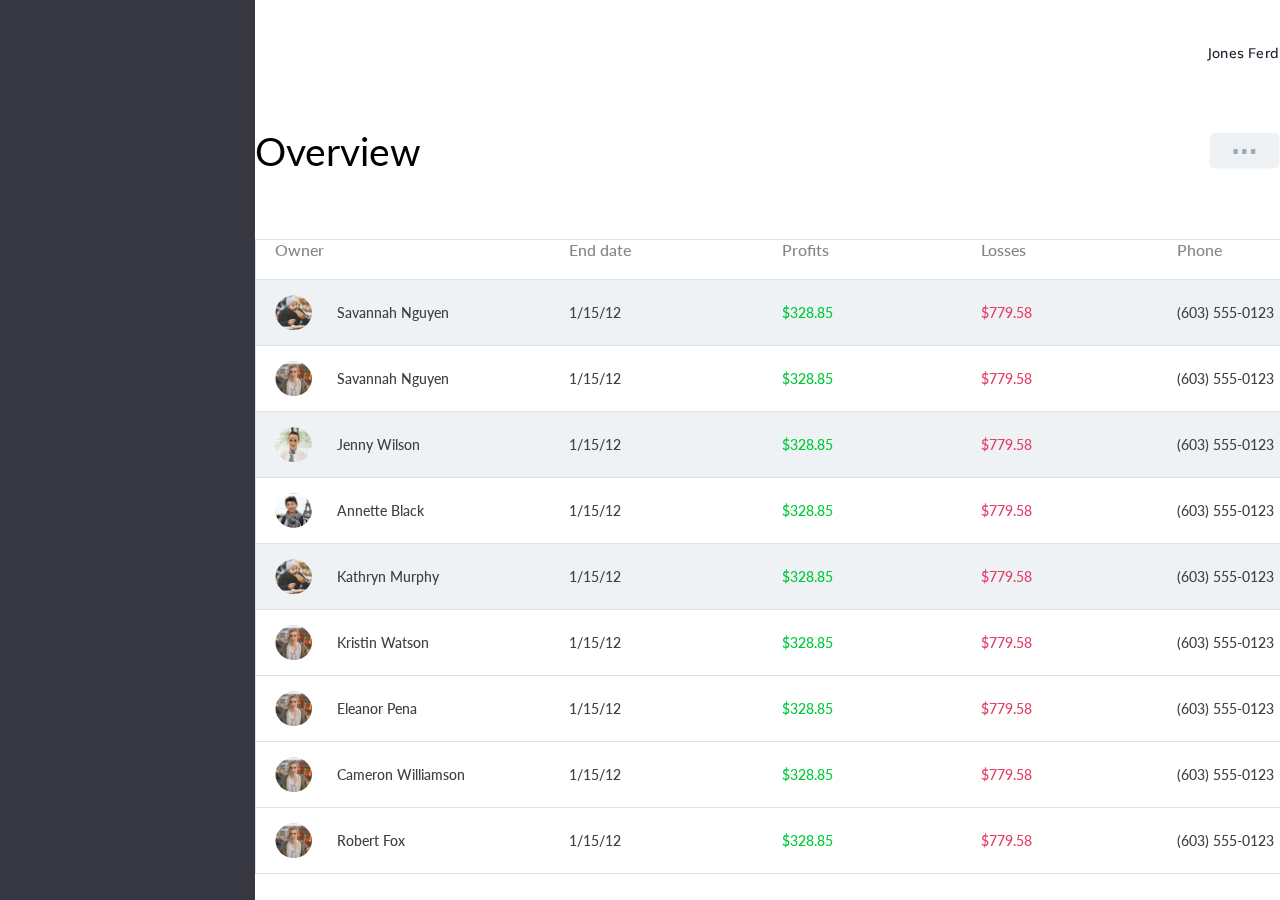
<file: index.html>
<!DOCTYPE html>
<html lang="en">
    <head>
        <meta charset="UTF-8" />
        <meta http-equiv="X-UA-Compatible" content="IE=edge" />
        <meta name="viewport" content="width=device-width, initial-scale=1.0" />
        <title>Document</title>
        <link
            rel="stylesheet"
            href="https://cdnjs.cloudflare.com/ajax/libs/font-awesome/6.5.1/css/all.min.css"
            integrity="sha512-DTOQO9RWCH3ppGqcWaEA1BIZOC6xxalwEsw9c2QQeAIftl+Vegovlnee1c9QX4TctnWMn13TZye+giMm8e2LwA=="
            crossorigin="anonymous"
            referrerpolicy="no-referrer"
        />
        <link rel="stylesheet" href="css/style.css" />
    </head>
    <body>
        <aside></aside>
        <header>
            <div class="container df">
                <button class="header__hamburger">
                    <i class="fa-solid fa-bars"></i>
                </button>
                <div class="header__right df">
                    <p>Jones Ferdinand</p>
                    <img src="./images/header-imgs/header.png" alt="img" />
                </div>
            </div>
        </header>
        <main>
            <div class="container">
                <div class="main__content df">
                    <h1 class="main__content-title">Overview</h1>
                    <div class="main__content-btns df">
                        <img src="./images/main/Dots.svg" alt="" />
                        <button class="add__btn">Add</button>
                    </div>
                </div>
                <table>
                    <thead>
                        <tr>
                            <th class="pl">Owner</th>
                            <th>End date</th>
                            <th>Profits</th>
                            <th>Losses</th>
                            <th>Phone</th>
                        </tr>
                    </thead>
                    <tbody>
                        <tr class="odd">
                            <td class="owner df">
                                <img src="./images/main/img1.svg" alt="img" />
                                <p>Savannah Nguyen</p>
                            </td>
                            <td>1/15/12</td>
                            <td class="profit">$328.85</td>
                            <td class="losses">$779.58</td>
                            <td>(603) 555-0123</td>
                        </tr>
                        <tr>
                            <td class="owner df">
                                <img src="./images/main/img2.svg" alt="img" />
                                <p>Savannah Nguyen</p>
                            </td>
                            <td>1/15/12</td>
                            <td class="profit">$328.85</td>
                            <td class="losses">$779.58</td>
                            <td>(603) 555-0123</td>
                        </tr>
                        <tr class="odd">
                            <td class="owner df">
                                <img src="./images/main/img3.svg" alt="img" />
                                <p>Jenny Wilson</p>
                            </td>
                            <td>1/15/12</td>
                            <td class="profit">$328.85</td>
                            <td class="losses">$779.58</td>
                            <td>(603) 555-0123</td>
                        </tr>
                        <tr>
                            <td class="owner df">
                                <img src="./images/main/img4.svg" alt="img" />
                                <p>Annette Black</p>
                            </td>
                            <td>1/15/12</td>
                            <td class="profit">$328.85</td>
                            <td class="losses">$779.58</td>
                            <td>(603) 555-0123</td>
                        </tr>
                        <tr class="odd">
                            <td class="owner df">
                                <img src="./images/main/img1.svg" alt="img" />
                                <p>Kathryn Murphy</p>
                            </td>
                            <td>1/15/12</td>
                            <td class="profit">$328.85</td>
                            <td class="losses">$779.58</td>
                            <td>(603) 555-0123</td>
                        </tr>
                        <tr>
                            <td class="owner df">
                                <img src="./images/main/img2.svg" alt="img" />
                                <p>Kristin Watson</p>
                            </td>
                            <td>1/15/12</td>
                            <td class="profit">$328.85</td>
                            <td class="losses">$779.58</td>
                            <td>(603) 555-0123</td>
                        </tr>
                        <tr>
                            <td class="owner df">
                                <img src="./images/main/img2.svg" alt="img" />
                                <p>Eleanor Pena</p>
                            </td>
                            <td>1/15/12</td>
                            <td class="profit">$328.85</td>
                            <td class="losses">$779.58</td>
                            <td>(603) 555-0123</td>
                        </tr>
                        <tr>
                            <td class="owner df">
                                <img src="./images/main/img2.svg" alt="img" />
                                <p>Cameron Williamson</p>
                            </td>
                            <td>1/15/12</td>
                            <td class="profit">$328.85</td>
                            <td class="losses">$779.58</td>
                            <td>(603) 555-0123</td>
                        </tr>
                        <tr>
                            <td class="owner df">
                                <img src="./images/main/img2.svg" alt="img" />
                                <p>Robert Fox</p>
                            </td>
                            <td>1/15/12</td>
                            <td class="profit">$328.85</td>
                            <td class="losses">$779.58</td>
                            <td>(603) 555-0123</td>
                        </tr>
                    </tbody>
                </table>
            </div>
        </main>
        <footer></footer>
    </body>
</html>
</file>
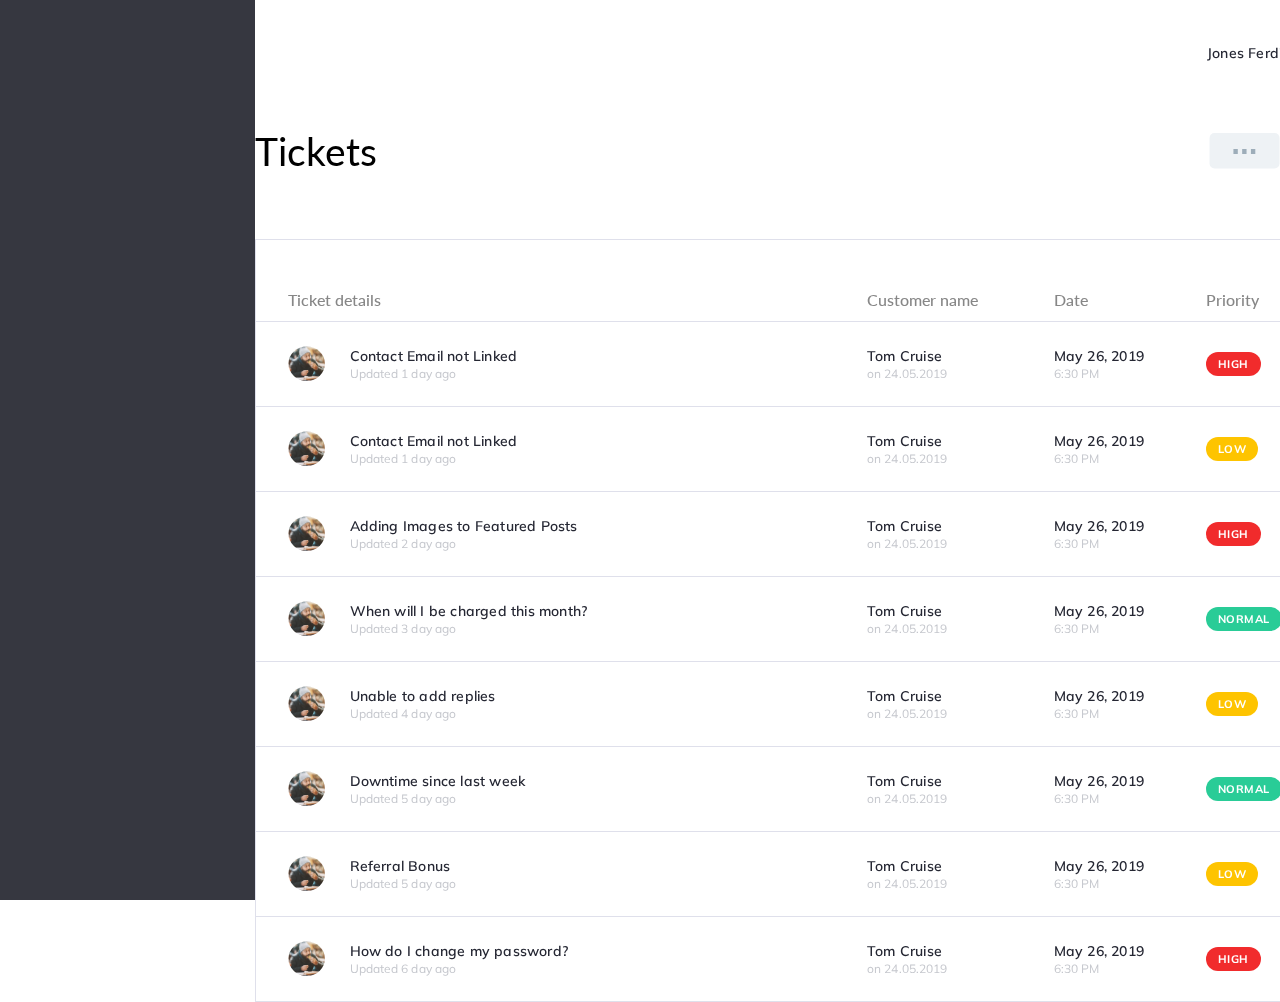
<file: pages/tickets.html>
<!DOCTYPE html>
<html lang="en">
    <head>
        <meta charset="UTF-8" />
        <meta http-equiv="X-UA-Compatible" content="IE=edge" />
        <meta name="viewport" content="width=device-width, initial-scale=1.0" />
        <title>Document</title>
        <link
            rel="stylesheet"
            href="https://cdnjs.cloudflare.com/ajax/libs/font-awesome/6.5.1/css/all.min.css"
            integrity="sha512-DTOQO9RWCH3ppGqcWaEA1BIZOC6xxalwEsw9c2QQeAIftl+Vegovlnee1c9QX4TctnWMn13TZye+giMm8e2LwA=="
            crossorigin="anonymous"
            referrerpolicy="no-referrer"
        />
        <link rel="stylesheet" href="../css/style.css" />
    </head>
    <body>
        <aside></aside>
        <header>
            <div class="container df">
                <button class="header__hamburger">
                    <i class="fa-solid fa-bars"></i>
                </button>
                <div class="header__right df">
                    <p>Jones Ferdinand</p>
                    <img src="../images/header-imgs/header.png" alt="img" />
                </div>
            </div>
        </header>
        <main>
            <div class="container">
                <div class="main__content df">
                    <h1 class="main__content-title">Tickets </h1>
                    <div class="main__content-btns df">
                        <img src="../images/main/Dots.svg" alt="" />
                        <button class="add__btn">Add</button>
                    </div>
                </div>
                <table>
                    <thead class="table">
                        <tr class="table__title">
                            <th class="title-1">Ticket details</th>
                            <th>Customer name</th>
                            <th>Date</th>
                            <th>Priority</th>
                        </tr>
                    </thead>
                    <tbody>
                        <tr class="table__row">
                            <td class="customer df">
                                <img src="../images/main/img1.svg" alt="img" />
                                <div class="table__desc">
                                    <p class="desc__title">Contact Email not Linked</p>
                                    <p class="desc__sub-title">Updated 1 day ago</p>
                                </div>
                            </td>
                            <td>
                                <div class="table__desc">
                                    <p class="desc__title">Tom Cruise</p>
                                    <p class="desc__sub-title">on 24.05.2019</p>
                                </div>
                            </td>
                            <td>
                                <div class="table__desc">
                                    <p class="desc__title">May 26, 2019</p>
                                    <p class="desc__sub-title">6:30 PM</p>
                                </div>
                            </td> 
                            <td>
                                <button class="form__btn high">HIGH</button>
                            </td>   
                            <td>
                                <img src="../images/tickets/vertical.svg" alt="img">
                            </td>
                        </tr>
                        <tr class="table__row">
                            <td class="customer df">
                                <img src="../images/main/img1.svg" alt="img" />
                                <div class="table__desc">
                                    <p class="desc__title">Contact Email not Linked</p>
                                    <p class="desc__sub-title">Updated 1 day ago</p>
                                </div>
                            </td>
                            <td>
                                <div class="table__desc">
                                    <p class="desc__title">Tom Cruise</p>
                                    <p class="desc__sub-title">on 24.05.2019</p>
                                </div>
                            </td>
                            <td>
                                <div class="table__desc">
                                    <p class="desc__title">May 26, 2019</p>
                                    <p class="desc__sub-title">6:30 PM</p>
                                </div>
                            </td> 
                            <td>
                                <button class="form__btn low">LOW</button>
                            </td>   
                            <td>
                                <img src="../images/tickets/vertical.svg" alt="img">
                            </td>
                        </tr>
                        <tr class="table__row">
                            <td class="customer df">
                                <img src="../images/main/img1.svg" alt="img" />
                                <div class="table__desc">
                                    <p class="desc__title">Adding Images to Featured Posts</p>
                                    <p class="desc__sub-title">Updated 2 day ago</p>
                                </div>
                            </td>
                            <td>
                                <div class="table__desc">
                                    <p class="desc__title">Tom Cruise</p>
                                    <p class="desc__sub-title">on 24.05.2019</p>
                                </div>
                            </td>
                            <td>
                                <div class="table__desc">
                                    <p class="desc__title">May 26, 2019</p>
                                    <p class="desc__sub-title">6:30 PM</p>
                                </div>
                            </td> 
                            <td>
                                <button class="form__btn high">HIGH</button>
                            </td>   
                            <td>
                                <img src="../images/tickets/vertical.svg" alt="img">
                            </td>
                        </tr>
                        <tr class="table__row">
                            <td class="customer df">
                                <img src="../images/main/img1.svg" alt="img" />
                                <div class="table__desc">
                                    <p class="desc__title">When will I be charged this month?</p>
                                    <p class="desc__sub-title">Updated 3 day ago</p>
                                </div>
                            </td>
                            <td>
                                <div class="table__desc">
                                    <p class="desc__title">Tom Cruise</p>
                                    <p class="desc__sub-title">on 24.05.2019</p>
                                </div>
                            </td>
                            <td>
                                <div class="table__desc">
                                    <p class="desc__title">May 26, 2019</p>
                                    <p class="desc__sub-title">6:30 PM</p>
                                </div>
                            </td> 
                            <td>
                                <button class="form__btn normal">NORMAL</button>
                            </td>   
                            <td>
                                <img src="../images/tickets/vertical.svg" alt="img">
                            </td>
                        </tr>
                        <tr class="table__row">
                            <td class="customer df">
                                <img src="../images/main/img1.svg" alt="img" />
                                <div class="table__desc">
                                    <p class="desc__title">Unable to add replies</p>
                                    <p class="desc__sub-title">Updated 4 day ago</p>
                                </div>
                            </td>
                            <td>
                                <div class="table__desc">
                                    <p class="desc__title">Tom Cruise</p>
                                    <p class="desc__sub-title">on 24.05.2019</p>
                                </div>
                            </td>
                            <td>
                                <div class="table__desc">
                                    <p class="desc__title">May 26, 2019</p>
                                    <p class="desc__sub-title">6:30 PM</p>
                                </div>
                            </td> 
                            <td>
                                <button class="form__btn low">LOW</button>
                            </td>   
                            <td>
                                <img src="../images/tickets/vertical.svg" alt="img">
                            </td>
                        </tr>
                        <tr class="table__row">
                            <td class="customer df">
                                <img src="../images/main/img1.svg" alt="img" />
                                <div class="table__desc">
                                    <p class="desc__title">Downtime since last week</p>
                                    <p class="desc__sub-title">Updated 5 day ago</p>
                                </div>
                            </td>
                            <td>
                                <div class="table__desc">
                                    <p class="desc__title">Tom Cruise</p>
                                    <p class="desc__sub-title">on 24.05.2019</p>
                                </div>
                            </td>
                            <td>
                                <div class="table__desc">
                                    <p class="desc__title">May 26, 2019</p>
                                    <p class="desc__sub-title">6:30 PM</p>
                                </div>
                            </td> 
                            <td>
                                <button class="form__btn normal">NORMAL</button>
                            </td>   
                            <td>
                                <img src="../images/tickets/vertical.svg" alt="img">
                            </td>
                        </tr>
                        <tr class="table__row">
                            <td class="customer df">
                                <img src="../images/main/img1.svg" alt="img" />
                                <div class="table__desc">
                                    <p class="desc__title">Referral Bonus</p>
                                    <p class="desc__sub-title">Updated 5 day ago</p>
                                </div>
                            </td>
                            <td>
                                <div class="table__desc">
                                    <p class="desc__title">Tom Cruise</p>
                                    <p class="desc__sub-title">on 24.05.2019</p>
                                </div>
                            </td>
                            <td>
                                <div class="table__desc">
                                    <p class="desc__title">May 26, 2019</p>
                                    <p class="desc__sub-title">6:30 PM</p>
                                </div>
                            </td> 
                            <td>
                                <button class="form__btn low">LOW</button>
                            </td>   
                            <td>
                                <img src="../images/tickets/vertical.svg" alt="img">
                            </td>
                        </tr>
                        <tr class="table__row">
                            <td class="customer df">
                                <img src="../images/main/img1.svg" alt="img" />
                                <div class="table__desc">
                                    <p class="desc__title">How do I change my password?</p>
                                    <p class="desc__sub-title">Updated 6 day ago</p>
                                </div>
                            </td>
                            <td>
                                <div class="table__desc">
                                    <p class="desc__title">Tom Cruise</p>
                                    <p class="desc__sub-title">on 24.05.2019</p>
                                </div>
                            </td>
                            <td>
                                <div class="table__desc">
                                    <p class="desc__title">May 26, 2019</p>
                                    <p class="desc__sub-title">6:30 PM</p>
                                </div>
                            </td> 
                            <td>
                                <button class="form__btn high">HIGH</button>
                            </td>   
                            <td>
                                <img src="../images/tickets/vertical.svg" alt="img">
                            </td>
                        </tr>
                    </tbody>
                </table>
            </div>
        </main>
        <footer></footer>
    </body>
</html>
</file>
<file: css/style.css>
@import "reset.css";
@import "fonts.css";
@import "variables.css";
@import "aside.css";
@import "header.css";
@import "main.css";
@import "tickets.css";
</file>
